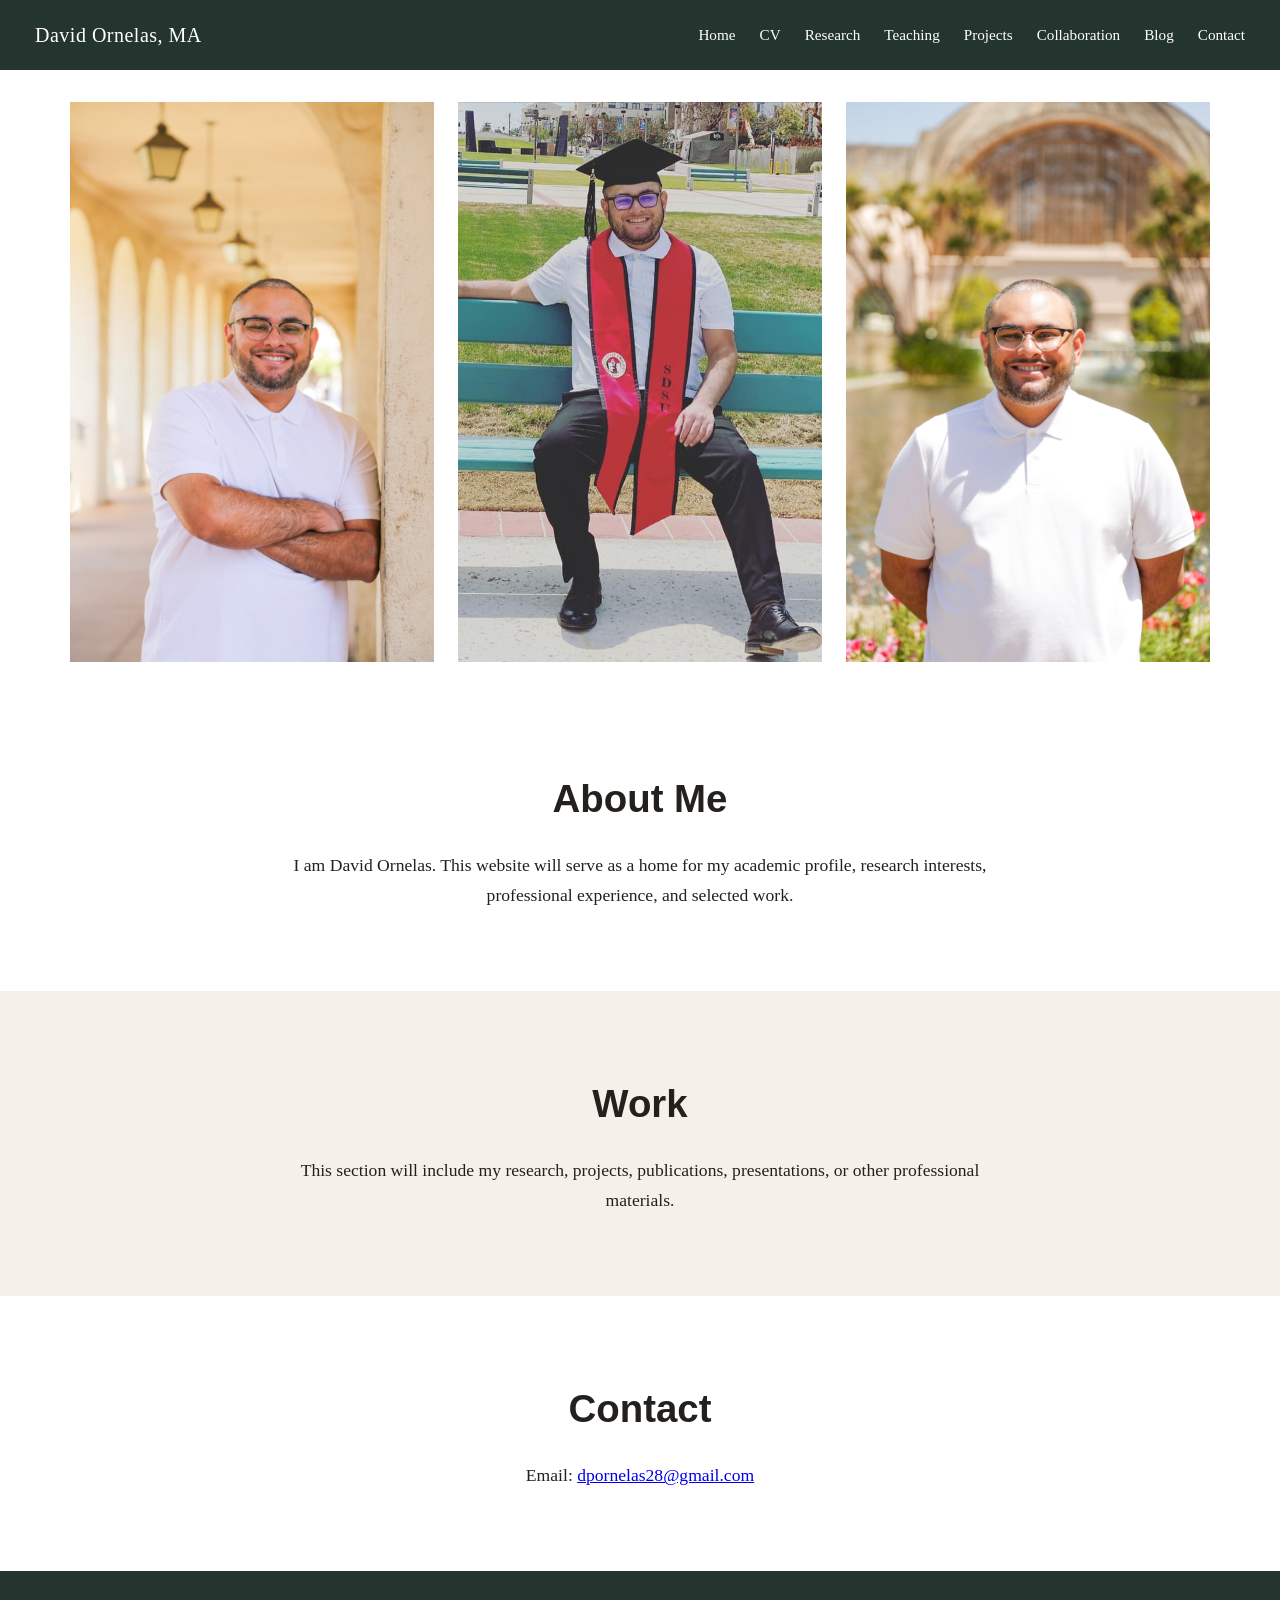
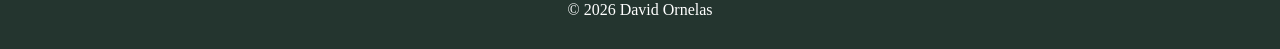
<file: index.html>
<!DOCTYPE html>
<html lang="en">
<head>
  <meta charset="UTF-8" />
  <meta name="viewport" content="width=device-width, initial-scale=1.0" />
  <title>David Ornelas</title>
  <link rel="stylesheet" href="style.css?v=18" />
</head>
<body>

  <header class="navbar">
    <div class="name">David Ornelas, MA</div>

    <nav>
      <a href="index.html">Home</a>
      <a href="cv.html">CV</a>
      <a href="index.html#research">Research</a>

      <div class="dropdown">
        <a href="teaching.html" class="dropbtn">Teaching</a>
        <div class="dropdown-content">
          <a href="teaching.html#teaching-philosophy">Teaching Philosophy</a>
          <a href="teaching.html#past-teaching">Past Teaching</a>
        </div>
      </div>

      <a href="index.html#projects">Projects</a>
      <a href="index.html#collaboration">Collaboration</a>
      <a href="index.html#blog">Blog</a>
      <a href="contact.html">Contact</a>
    </nav>
  </header>

  <section class="photo-strip">
    <img src="26-IMG_0224.jpg" alt="Photo of David Ornelas">
    <img src="2nd%20pic.jpg" alt="Second photo">
    <img src="3rd%20pic.jpg" alt="Third photo">
  </section>

  <section id="about" class="section">
    <h2>About Me</h2>
    <p>
      I am David Ornelas. This website will serve as a home for my academic
      profile, research interests, professional experience, and selected work.
    </p>
  </section>

  <section id="work" class="section light">
    <h2>Work</h2>
    <p>
      This section will include my research, projects, publications,
      presentations, or other professional materials.
    </p>
  </section>

  <section id="contact" class="section">
    <h2>Contact</h2>
    <p>
      Email: <a href="mailto:dpornelas28@gmail.com">dpornelas28@gmail.com</a>
    </p>
  </section>

  <footer>
    <p>© 2026 David Ornelas</p>
  </footer>

</body>
</html>
</file>
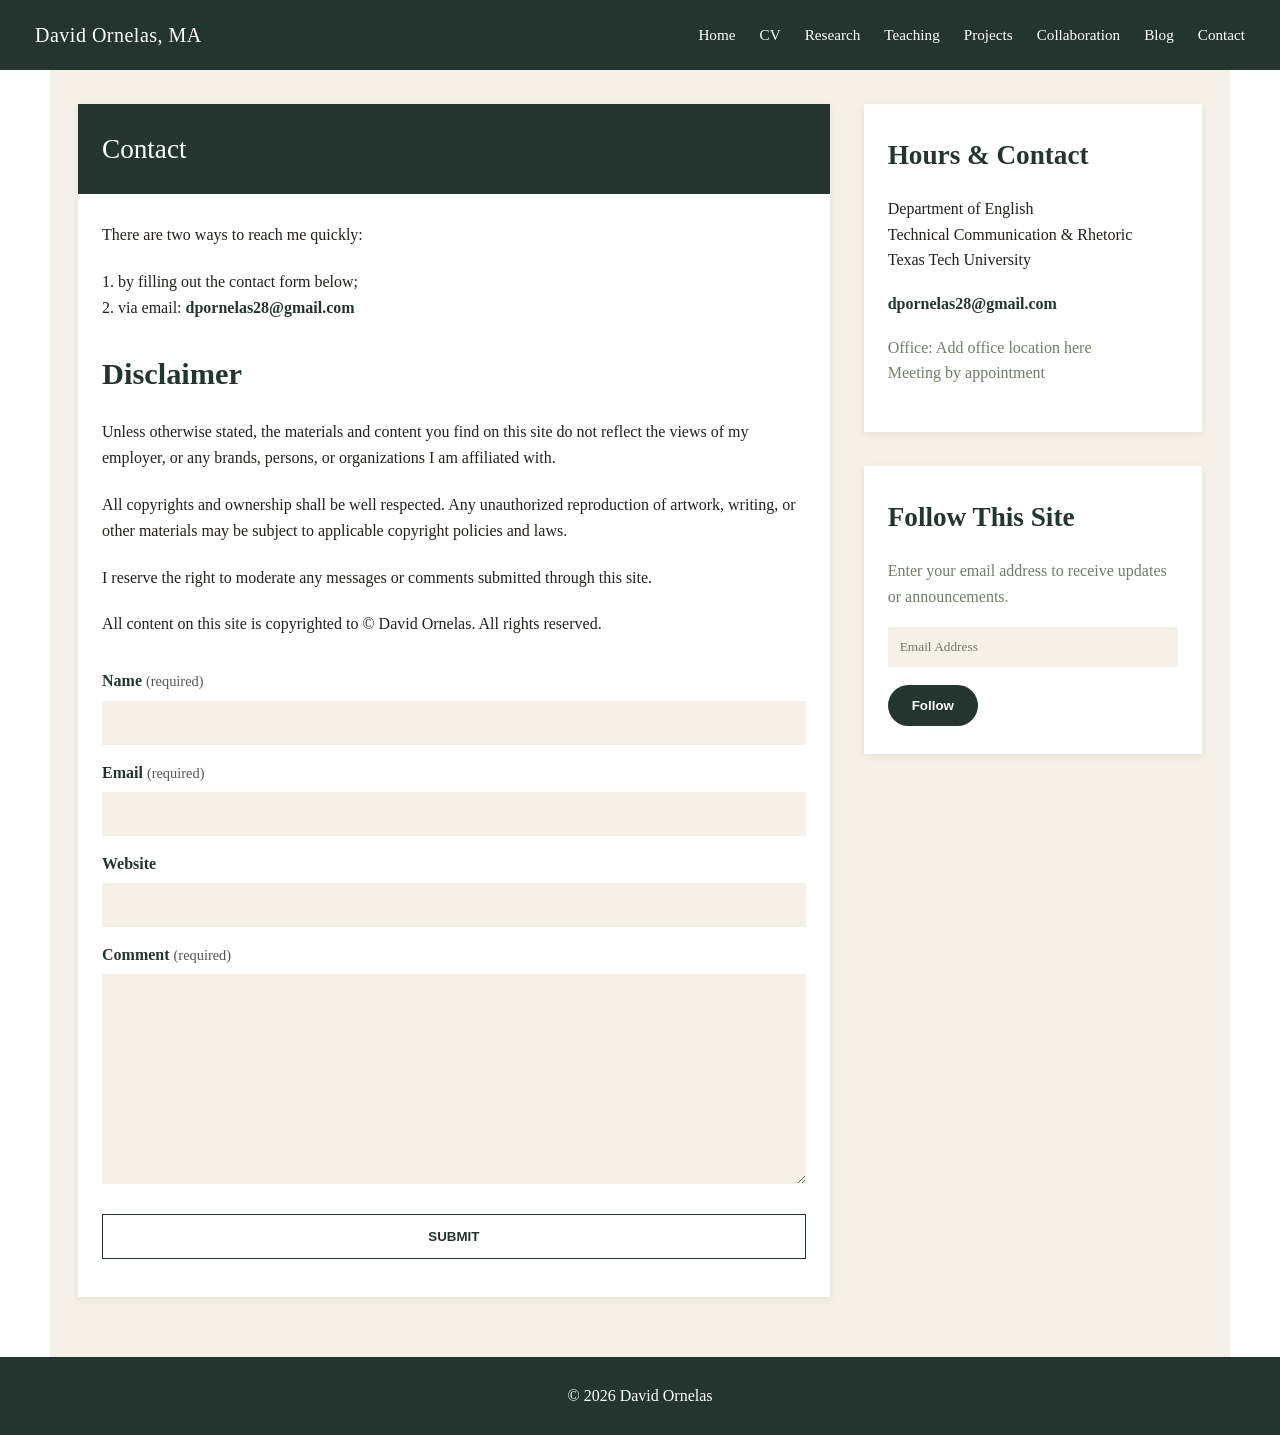
<file: contact.html>
<!DOCTYPE html>
<html lang="en">
<head>
  <meta charset="UTF-8" />
  <meta name="viewport" content="width=device-width, initial-scale=1.0" />
  <title>Contact | David Ornelas</title>
  <link rel="stylesheet" href="style.css?v=23" />
</head>
<body>

  <header class="navbar">
    <div class="name">David Ornelas, MA</div>

    <nav>
      <a href="index.html">Home</a>
      <a href="cv.html">CV</a>
      <a href="index.html#research">Research</a>

      <div class="dropdown">
        <a href="teaching.html" class="dropbtn">Teaching</a>
        <div class="dropdown-content">
          <a href="teaching-philosophy.html">Teaching Philosophy</a>
          <a href="past-teaching.html">Past Teaching</a>
        </div>
      </div>

      <a href="index.html#projects">Projects</a>
      <a href="index.html#collaboration">Collaboration</a>
      <a href="index.html#blog">Blog</a>
      <a href="contact.html">Contact</a>
    </nav>
  </header>

  <main class="contact-layout-page">

    <section class="contact-main-card">
      <div class="contact-page-heading">
        Contact
      </div>

      <div class="contact-main-content">
        <p>
          There are two ways to reach me quickly:
        </p>

        <p>
          1. by filling out the contact form below;<br>
          2. via email: <a href="mailto:dpornelas28@gmail.com">dpornelas28@gmail.com</a>
        </p>

        <h1>Disclaimer</h1>

        <p>
          Unless otherwise stated, the materials and content you find on this site
          do not reflect the views of my employer, or any brands, persons, or
          organizations I am affiliated with.
        </p>

        <p>
          All copyrights and ownership shall be well respected. Any unauthorized
          reproduction of artwork, writing, or other materials may be subject to
          applicable copyright policies and laws.
        </p>

        <p>
          I reserve the right to moderate any messages or comments submitted through
          this site.
        </p>

        <p>
          All content on this site is copyrighted to © David Ornelas. All rights reserved.
        </p>

        <form class="contact-form" action="https://formspree.io/f/YOUR_FORM_ID" method="POST">
          <label for="name">Name <span>(required)</span></label>
          <input type="text" id="name" name="name" required>

          <label for="email">Email <span>(required)</span></label>
          <input type="email" id="email" name="email" required>

          <label for="website">Website</label>
          <input type="url" id="website" name="website">

          <label for="message">Comment <span>(required)</span></label>
          <textarea id="message" name="message" required></textarea>

          <button type="submit">Submit</button>
        </form>
      </div>
    </section>

    <aside class="contact-sidebar">

      <div class="contact-side-card">
        <h2>Hours & Contact</h2>

        <p>
          Department of English<br>
          Technical Communication & Rhetoric<br>
          Texas Tech University
        </p>

        <p>
          <a href="mailto:dpornelas28@gmail.com">dpornelas28@gmail.com</a>
        </p>

        <p class="muted">
          Office: Add office location here<br>
          Meeting by appointment
        </p>
      </div>

      <div class="contact-side-card">
        <h2>Follow This Site</h2>

        <p class="muted">
          Enter your email address to receive updates or announcements.
        </p>

        <form class="follow-form">
          <input type="email" placeholder="Email Address">
          <button type="button">Follow</button>
        </form>
      </div>

    </aside>

  </main>

  <footer>
    <p>© 2026 David Ornelas</p>
  </footer>

</body>
</html>
</file>
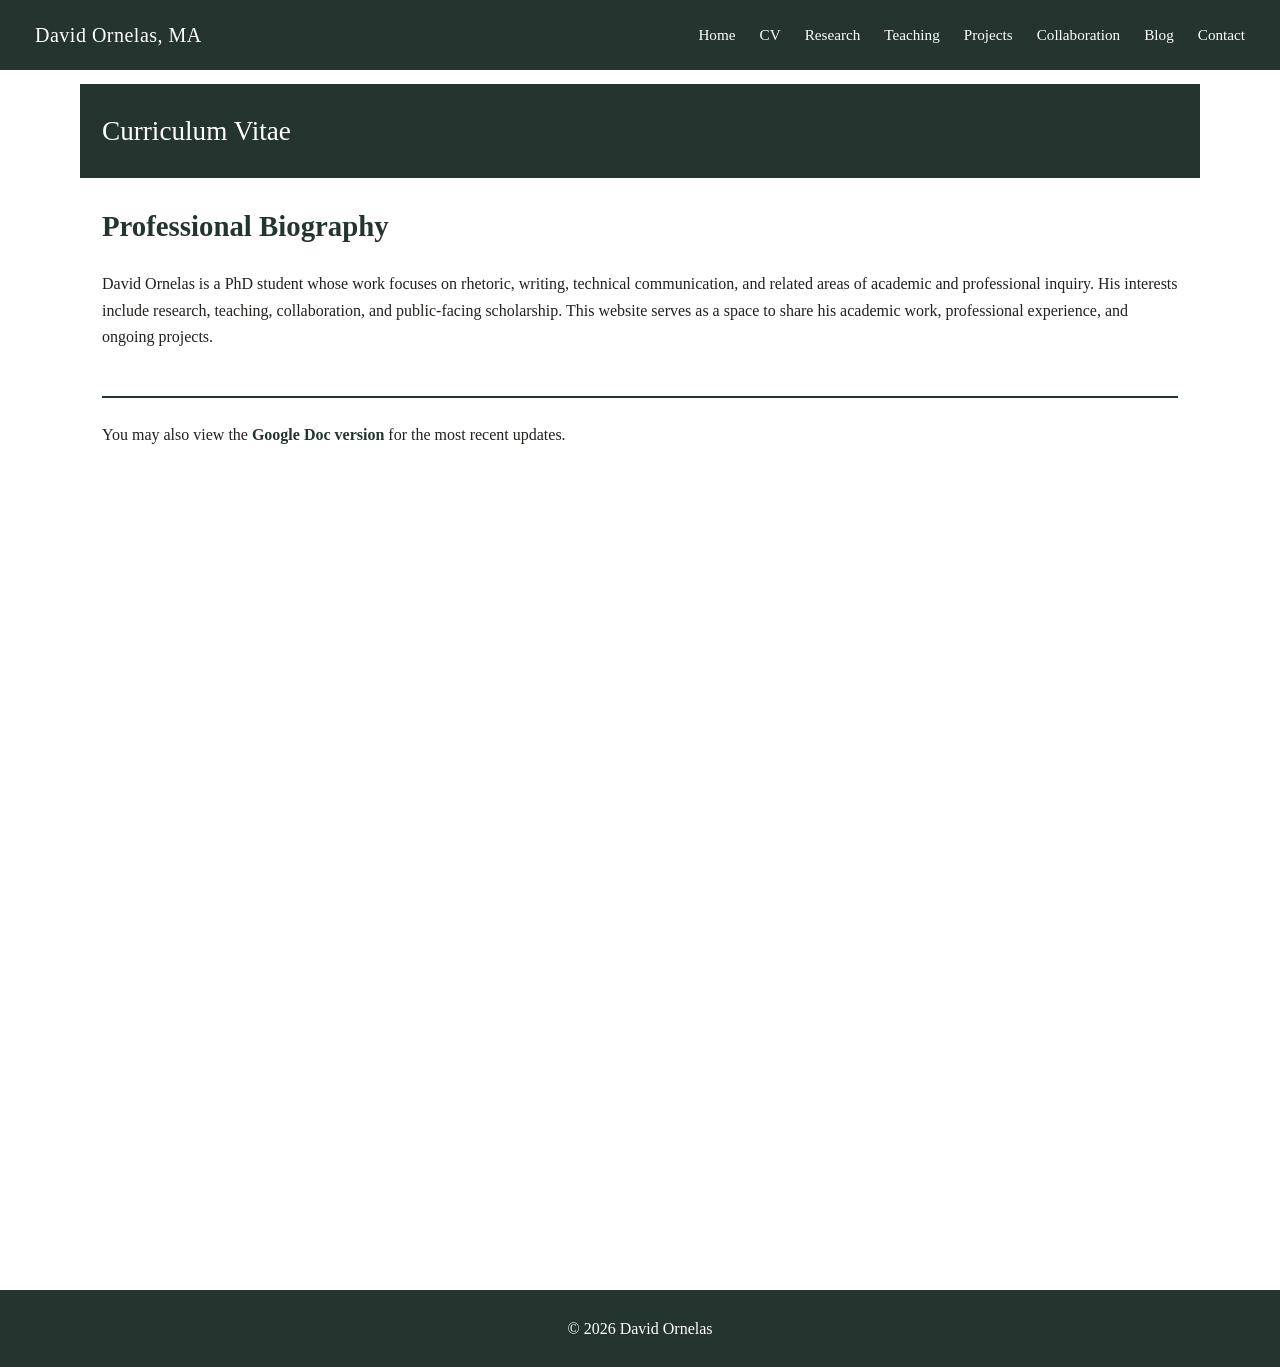
<file: cv.html>
<!DOCTYPE html>
<html lang="en">
<head>
  <meta charset="UTF-8" />
  <meta name="viewport" content="width=device-width, initial-scale=1.0" />
  <title>CV | David Ornelas</title>
  <link rel="stylesheet" href="style.css?v=13" />
</head>
<body>

  <header class="navbar">
    <div class="name">David Ornelas, MA</div>

    <nav>
      <a href="index.html">Home</a>
      <a href="cv.html">CV</a>
      <a href="index.html#research">Research</a>

      <div class="dropdown">
        <a href="teaching.html" class="dropbtn">Teaching</a>
        <div class="dropdown-content">
          <a href="teaching.html#teaching-philosophy">Teaching Philosophy</a>
          <a href="teaching.html#past-teaching">Past Teaching</a>
        </div>
      </div>

      <a href="index.html#projects">Projects</a>
      <a href="index.html#collaboration">Collaboration</a>
      <a href="index.html#blog">Blog</a>
      <a href="contact.html">Contact</a>
    </nav>
  </header>

  <main class="cv-site-page">
    <div class="cv-content-card">

      <div class="cv-page-title">
        Curriculum Vitae
      </div>

      <section class="cv-section-block">
        <h1>Professional Biography</h1>

        <p>
          David Ornelas is a PhD student whose work focuses on rhetoric, writing,
          technical communication, and related areas of academic and professional
          inquiry. His interests include research, teaching, collaboration, and
          public-facing scholarship. This website serves as a space to share his
          academic work, professional experience, and ongoing projects.
        </p>
      </section>

      <hr class="cv-divider">

      <section class="cv-section-block">
        <p>
          You may also view the
          <a href="https://docs.google.com/document/d/1yN18aRnPQbuVPLIYEdXNDt6P09vS_sbQztLNaCmT2xM/edit?tab=t.0" target="_blank">Google Doc version</a>
          for the most recent updates.
        </p>

        <div class="cv-embed-box">
          <iframe src="cv.pdf"></iframe>
        </div>
      </section>

    </div>
  </main>

  <footer>
    <p>© 2026 David Ornelas</p>
  </footer>

</body>
</html>
</file>
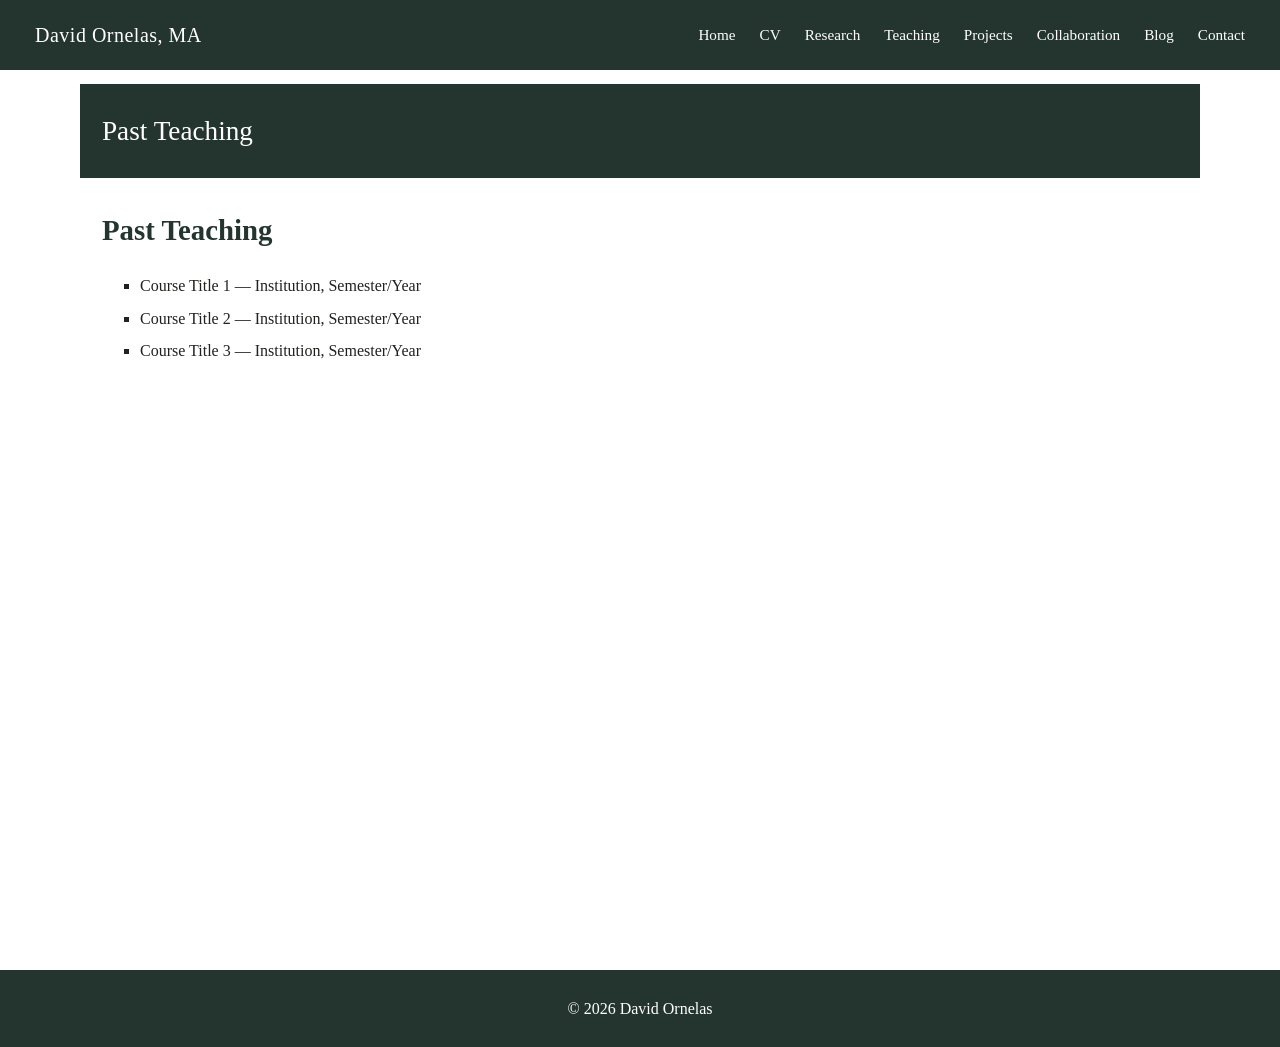
<file: past-teaching.html>
<!DOCTYPE html>
<html lang="en">
<head>
  <meta charset="UTF-8" />
  <meta name="viewport" content="width=device-width, initial-scale=1.0" />
  <title>Past Teaching | David Ornelas</title>
  <link rel="stylesheet" href="style.css?v=21" />
</head>
<body>

  <header class="navbar">
    <div class="name">David Ornelas, MA</div>

    <nav>
      <a href="index.html">Home</a>
      <a href="cv.html">CV</a>
      <a href="index.html#research">Research</a>

      <div class="dropdown">
        <a href="teaching.html" class="dropbtn">Teaching</a>
        <div class="dropdown-content">
          <a href="teaching-philosophy.html">Teaching Philosophy</a>
          <a href="past-teaching.html">Past Teaching</a>
        </div>
      </div>

      <a href="index.html#projects">Projects</a>
      <a href="index.html#collaboration">Collaboration</a>
      <a href="index.html#blog">Blog</a>
      <a href="index.html#contact">Contact</a>
    </nav>
  </header>

  <main class="teaching-page">
    <div class="teaching-content-card">

      <div class="teaching-page-title">
        Past Teaching
      </div>

      <section class="teaching-section-block">
        <h1>Past Teaching</h1>

        <ul class="teaching-list">
          <li>Course Title 1 — Institution, Semester/Year</li>
          <li>Course Title 2 — Institution, Semester/Year</li>
          <li>Course Title 3 — Institution, Semester/Year</li>
        </ul>
      </section>

    </div>
  </main>

  <footer>
    <p>© 2026 David Ornelas</p>
  </footer>

</body>
</html>
</file>
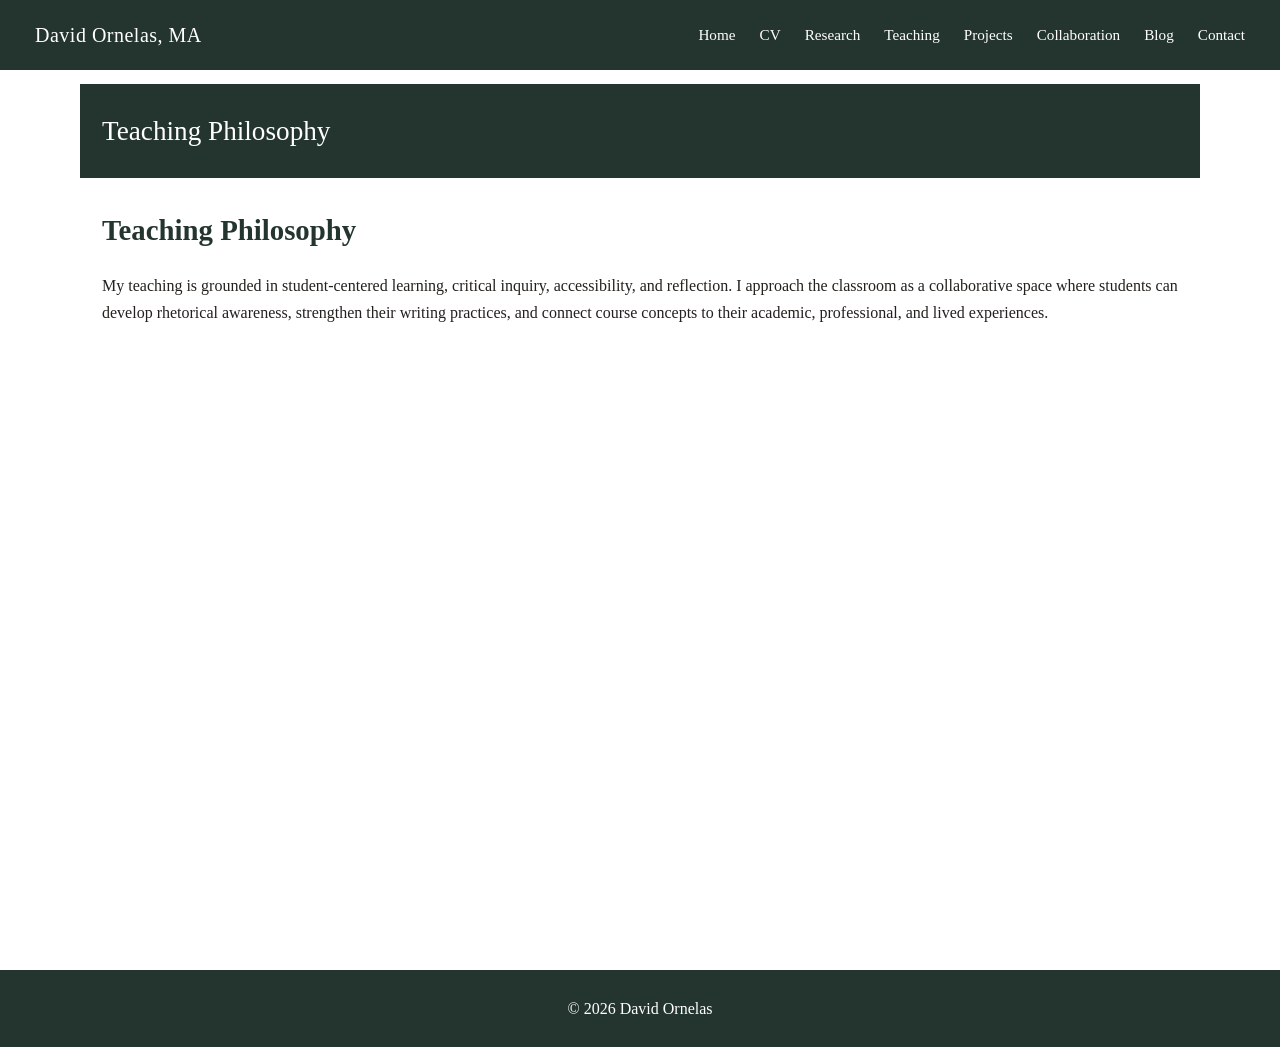
<file: teaching-philosophy.html>
<!DOCTYPE html>
<html lang="en">
<head>
  <meta charset="UTF-8" />
  <meta name="viewport" content="width=device-width, initial-scale=1.0" />
  <title>Teaching Philosophy | David Ornelas</title>
  <link rel="stylesheet" href="style.css?v=21" />
</head>
<body>

  <header class="navbar">
    <div class="name">David Ornelas, MA</div>

    <nav>
      <a href="index.html">Home</a>
      <a href="cv.html">CV</a>
      <a href="index.html#research">Research</a>

      <div class="dropdown">
        <a href="teaching.html" class="dropbtn">Teaching</a>
        <div class="dropdown-content">
          <a href="teaching-philosophy.html">Teaching Philosophy</a>
          <a href="past-teaching.html">Past Teaching</a>
        </div>
      </div>

      <a href="index.html#projects">Projects</a>
      <a href="index.html#collaboration">Collaboration</a>
      <a href="index.html#blog">Blog</a>
      <a href="index.html#contact">Contact</a>
    </nav>
  </header>

  <main class="teaching-page">
    <div class="teaching-content-card">

      <div class="teaching-page-title">
        Teaching Philosophy
      </div>

      <section class="teaching-section-block">
        <h1>Teaching Philosophy</h1>

        <p>
          My teaching is grounded in student-centered learning, critical inquiry,
          accessibility, and reflection. I approach the classroom as a collaborative
          space where students can develop rhetorical awareness, strengthen their
          writing practices, and connect course concepts to their academic,
          professional, and lived experiences.
        </p>
      </section>

    </div>
  </main>

  <footer>
    <p>© 2026 David Ornelas</p>
  </footer>

</body>
</html>
</file>
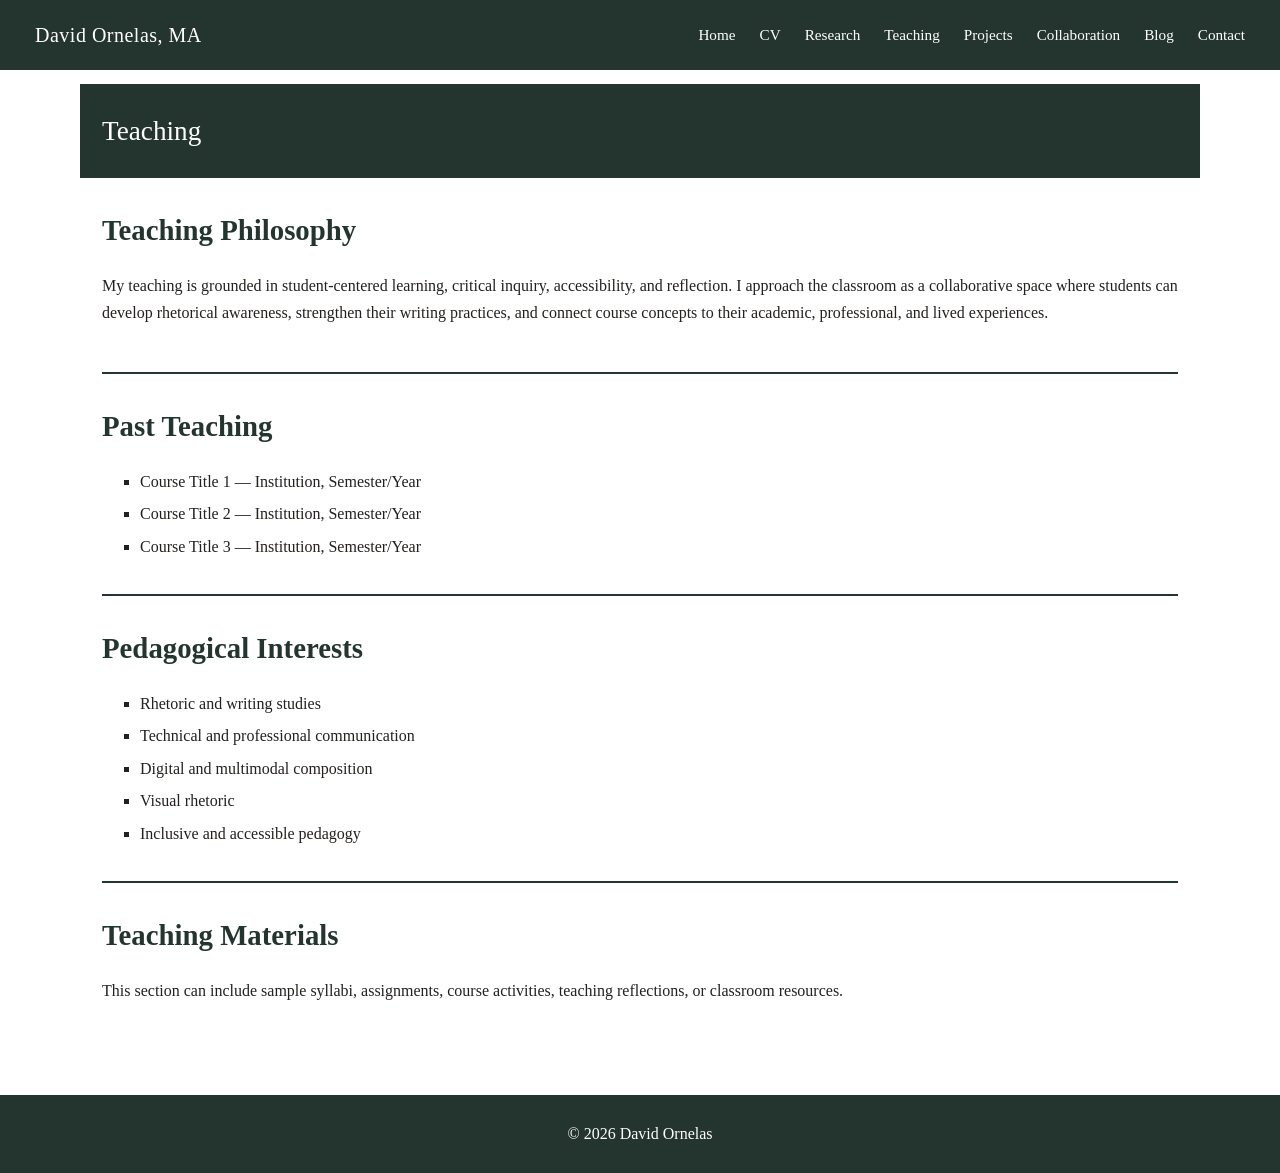
<file: teaching.html>
<!DOCTYPE html>
<html lang="en">
<head>
  <meta charset="UTF-8" />
  <meta name="viewport" content="width=device-width, initial-scale=1.0" />
  <title>Teaching | David Ornelas</title>
  <link rel="stylesheet" href="style.css?v=20" />
</head>
<body>

  <header class="navbar">
    <div class="name">David Ornelas, MA</div>

    <nav>
      <a href="index.html">Home</a>
      <a href="cv.html">CV</a>
      <a href="index.html#research">Research</a>
      <div class="dropdown">
        <a href="teaching.html" class="dropbtn">Teaching</a>
        <div class="dropdown-content">
          <a href="teaching-philosophy.html">Teaching Philosophy</a>
          <a href="past-teaching.html">Past Teaching</a>
        </div>
      </div>
      
      <a href="index.html#projects">Projects</a>
      <a href="index.html#collaboration">Collaboration</a>
      <a href="index.html#blog">Blog</a>
      <a href="contact.html">Contact</a>
    </nav>
  </header>

  <main class="teaching-page">
    <div class="teaching-content-card">

      <div class="teaching-page-title">
        Teaching
      </div>

      <section id="teaching-philosophy" class="teaching-section-block">
        <h1>Teaching Philosophy</h1>

        <p>
          My teaching is grounded in student-centered learning, critical inquiry,
          accessibility, and reflection. I approach the classroom as a collaborative
          space where students can develop rhetorical awareness, strengthen their
          writing practices, and connect course concepts to their academic,
          professional, and lived experiences.
        </p>
      </section>

      <hr class="teaching-divider">

      <section id="past-teaching" class="teaching-section-block">
        <h1>Past Teaching</h1>

        <ul class="teaching-list">
          <li>Course Title 1 — Institution, Semester/Year</li>
          <li>Course Title 2 — Institution, Semester/Year</li>
          <li>Course Title 3 — Institution, Semester/Year</li>
        </ul>
      </section>

      <hr class="teaching-divider">

      <section class="teaching-section-block">
        <h1>Pedagogical Interests</h1>

        <ul class="teaching-list">
          <li>Rhetoric and writing studies</li>
          <li>Technical and professional communication</li>
          <li>Digital and multimodal composition</li>
          <li>Visual rhetoric</li>
          <li>Inclusive and accessible pedagogy</li>
        </ul>
      </section>

      <hr class="teaching-divider">

      <section class="teaching-section-block">
        <h1>Teaching Materials</h1>

        <p>
          This section can include sample syllabi, assignments, course activities,
          teaching reflections, or classroom resources.
        </p>
      </section>

    </div>
  </main>

  <footer>
    <p>© 2026 David Ornelas</p>
  </footer>

</body>
</html>
</file>
<file: style.css>
* {
  margin: 0;
  padding: 0;
  box-sizing: border-box;
}

body {
  font-family: Georgia, "Times New Roman", serif;
  color: #24201d;
  background: #ffffff;
  line-height: 1.7;
}

.navbar {
  background: #24352f;
  color: white;
  height: 70px;
  display: flex;
  align-items: center;
  justify-content: space-between;
  padding: 0 55px;
}

.name {
  font-size: 1.4rem;
  letter-spacing: 1px;
}

nav a {
  color: white;
  text-decoration: none;
  margin-left: 35px;
  font-size: 1rem;
}

.hero {
  display: grid;
  grid-template-columns: 45% 55%;
  min-height: 620px;
  background: #f6f1e8;
}

.photo-box {
  display: flex;
  align-items: center;
  justify-content: center;
  padding: 60px;
}

.photo-box img {
  width: 100%;
  max-width: 420px;
  height: 520px;
  object-fit: cover;
  object-position: center;
  box-shadow: 0 15px 40px rgba(0,0,0,0.18);
}

.intro {
  display: flex;
  flex-direction: column;
  justify-content: center;
  padding: 70px;
}

.intro h1 {
  font-family: Arial, Helvetica, sans-serif;
  font-size: 4rem;
  line-height: 1.1;
  margin-bottom: 10px;
}

.intro h2 {
  font-size: 1.7rem;
  font-weight: normal;
  margin-bottom: 25px;
  color: #6f7f68;
}

.intro p {
  max-width: 560px;
  font-size: 1.1rem;
  margin-bottom: 30px;
}

.button {
  display: inline-block;
  width: fit-content;
  padding: 12px 28px;
  border: 1px solid #6f7f68;
  color: #6f7f68;
  text-decoration: none;
  background: transparent;
}

.button:hover {
  background: #6f7f68;
  color: white;
}

.section {
  padding: 80px 15%;
  text-align: center;
}

.section h2 {
  font-family: Arial, Helvetica, sans-serif;
  font-size: 2.4rem;
  margin-bottom: 20px;
}

.section p {
  max-width: 750px;
  margin: 0 auto;
  font-size: 1.1rem;
}

.light {
  background: #f6f1e8;
}

footer {
  background: #24352f;
  color: white;
  text-align: center;
  padding: 25px;
}

@media (max-width: 850px) {
  .navbar {
    height: auto;
    flex-direction: column;
    padding: 20px;
    gap: 12px;
  }

  nav a {
    margin: 0 10px;
  }

  .hero {
    grid-template-columns: 1fr;
  }

  .photo-box {
    padding: 40px 25px 10px;
  }

  .photo-box img {
    height: 430px;
  }

  .intro {
    padding: 40px 30px 70px;
    text-align: center;
    align-items: center;
  }

  .intro h1 {
    font-size: 2.8rem;
  }
}

/* Updated color palette */
.navbar,
footer {
  background: #24352f;
}

body {
  color: #24201d;
  background: #ffffff;
}

.hero,
.light {
  background: #f6f1e8;
}

.intro h2 {
  color: #6f7f68;
}

.button {
  border-color: #6f7f68;
  color: #6f7f68;
}

.button:hover {
  background: #6f7f68;
  color: white;
}

.cv-page {
  background: #f6f1e8;
  min-height: 100vh;
  padding: 80px 15%;
}

.cv-page h1 {
  font-family: Arial, Helvetica, sans-serif;
  font-size: 3rem;
  text-align: center;
  margin-bottom: 50px;
  color: #24201d;
}

.cv-block {
  max-width: 850px;
  margin: 0 auto 45px;
  text-align: left;
}

.cv-block h2 {
  font-family: Arial, Helvetica, sans-serif;
  font-size: 1.6rem;
  margin-bottom: 12px;
  color: #24352f;
}

.cv-block p {
  font-size: 1.1rem;
}

.course-list {
  margin-left: 25px;
  line-height: 1.9;
  font-size: 1.05rem;
}

/* CV page layout */

.cv-site-page {
  background: #e6e6e6;
  padding: 14px 0 45px;
  min-height: 100vh;
}

.cv-content-card {
  background: #ffffff;
  max-width: 1120px;
  margin: 0 auto;
  color: #333333;
  font-family: Arial, Helvetica, sans-serif;
}

.cv-page-title {
  background: #f7f7f7;
  color: #5a5a5a;
  font-size: 1.7rem;
  padding: 24px 22px;
  font-family: Georgia, "Times New Roman", serif;
}

.cv-section-block {
  padding: 24px 22px;
  text-align: left;
}

.cv-section-block h1 {
  font-family: Georgia, "Times New Roman", serif;
  font-size: 1.8rem;
  color: #444444;
  margin-bottom: 20px;
}

.cv-section-block h2 {
  font-size: 1rem;
  color: #333333;
  margin: 24px 0 16px;
  font-weight: bold;
}

.cv-section-block p {
  font-size: 1rem;
  line-height: 1.65;
  margin-bottom: 22px;
}

.cv-section-block a {
  color: red;
  text-decoration: none;
}

.cv-section-block a:hover {
  text-decoration: underline;
}

.orcid-line {
  margin-top: 24px;
}

.cv-divider {
  border: none;
  border-top: 2px solid #777777;
  margin: 0 22px;
}

.cv-embed-box {
  width: 100%;
  height: 610px;
  background: #222222;
  margin-top: 20px;
  overflow: hidden;
}

.cv-embed-box iframe {
  width: 100%;
  height: 100%;
  border: none;
  background: white;
}

.course-heading {
  margin-top: 26px;
  margin-bottom: 18px;
}

.cv-course-list {
  list-style-type: square;
  margin-left: 22px;
  margin-bottom: 28px;
  padding-left: 14px;
}

.cv-course-list li {
  font-size: 1rem;
  line-height: 1.55;
  margin-bottom: 4px;
}

/* Mobile CV page */

@media (max-width: 850px) {
  .cv-site-page {
    padding: 0;
  }

  .cv-content-card {
    width: 100%;
  }

  .cv-page-title {
    font-size: 1.5rem;
  }

  .cv-section-block {
    padding: 22px 18px;
  }

  .cv-embed-box {
    height: 480px;
  }
}

/* Make CV page font match navigation style */

.cv-site-page,
.cv-content-card,
.cv-page-title,
.cv-section-block,
.cv-section-block h1,
.cv-section-block h2,
.cv-section-block p,
.cv-course-list,
.cv-course-list li {
  font-family: Georgia, "Times New Roman", serif;
}

/* Zoom out embedded CV */

.cv-embed-box {
  height: 750px;
  overflow: hidden;
  background: #ffffff;
}

.cv-embed-box iframe {
  width: 125%;
  height: 125%;
  transform: scale(0.8);
  transform-origin: top left;
  border: none;
}

/* Final CV color override: match green and white navigation */

.cv-site-page {
  background: #ffffff !important;
}

.cv-content-card {
  background: #ffffff !important;
  color: #24201d !important;
}

.cv-page-title {
  background: #24352f !important;
  color: #ffffff !important;
}

.cv-section-block {
  background: #ffffff !important;
}

.cv-section-block h1,
.cv-section-block h2 {
  color: #24352f !important;
}

.cv-section-block p,
.cv-course-list li {
  color: #24201d !important;
}

.cv-divider {
  border-top: 2px solid #24352f !important;
}

.cv-section-block a {
  color: #24352f !important;
  font-weight: bold;
  text-decoration: none;
}

.cv-section-block a:hover {
  color: #6f7f68 !important;
  text-decoration: underline;
}

.cv-embed-box {
  background: #ffffff !important;
}

/* Shorten navigation bar spacing */

.navbar {
  padding: 0 35px;
}

.name {
  font-size: 1.25rem;
  letter-spacing: 0.5px;
}

nav a {
  margin-left: 24px;
  font-size: 0.95rem;
}

/* Three-image photo strip on homepage */

.photo-strip {
  display: grid;
  grid-template-columns: repeat(3, 1fr);
  gap: 28px;
  padding: 32px 30px 24px;
  background: #ffffff;
}

.photo-strip img {
  width: 100%;
  height: 455px;
  object-fit: contain;
  object-position: center;
  display: block;
  background: #ffffff;
}

@media (max-width: 850px) {
  .photo-strip {
    grid-template-columns: 1fr;
    padding: 20px;
  }

  .photo-strip img {
    height: 360px;
  }
}

/* Final photo strip fix: show full images */

.photo-strip {
  display: grid;
  grid-template-columns: repeat(3, 1fr);
  gap: 28px;
  padding: 32px 30px 24px;
  background: #ffffff;
  align-items: start;
}

.photo-strip img {
  width: 100% !important;
  height: auto !important;
  object-fit: unset !important;
  object-position: center !important;
  display: block;
}

/* Make homepage photo strip the same height */

.photo-strip {
  display: grid;
  grid-template-columns: repeat(3, 1fr);
  gap: 28px;
  padding: 32px 30px 24px;
  background: #ffffff;
  align-items: stretch;
}

.photo-strip img {
  width: 100% !important;
  height: 580px !important;
  object-fit: contain !important;
  object-position: center !important;
  background: #ffffff;
  display: block;
}

/* Make homepage photo strip closer together */

.photo-strip {
  max-width: 1180px;
  margin: 0 auto;
  display: grid;
  grid-template-columns: repeat(3, 1fr);
  gap: 24px;
  padding: 32px 20px 24px;
  background: #ffffff;
}

.photo-strip img {
  width: 100% !important;
  height: 560px !important;
  object-fit: cover !important;
  object-position: center !important;
  display: block;
}

/* Teaching page */

.teaching-page {
  background: #ffffff;
  padding: 14px 0 45px;
  min-height: 100vh;
}

.teaching-content-card {
  background: #ffffff;
  max-width: 1120px;
  margin: 0 auto;
  color: #24201d;
  font-family: Georgia, "Times New Roman", serif;
}

.teaching-page-title {
  background: #24352f;
  color: #ffffff;
  font-size: 1.7rem;
  padding: 24px 22px;
  font-family: Georgia, "Times New Roman", serif;
}

.teaching-section-block {
  padding: 28px 22px;
  text-align: left;
}

.teaching-section-block h1 {
  font-size: 1.8rem;
  color: #24352f;
  margin-bottom: 18px;
}

.teaching-section-block p {
  font-size: 1rem;
  line-height: 1.65;
  margin-bottom: 18px;
}

.teaching-divider {
  border: none;
  border-top: 2px solid #24352f;
  margin: 0 22px;
}

.teaching-list {
  list-style-type: square;
  margin-left: 24px;
  padding-left: 14px;
}

.teaching-list li {
  font-size: 1rem;
  line-height: 1.65;
  margin-bottom: 6px;
}

@media (max-width: 850px) {
  .teaching-content-card {
    width: 100%;
  }

  .teaching-page-title {
    font-size: 1.5rem;
  }

  .teaching-section-block {
    padding: 24px 18px;
  }
}

/* Teaching dropdown menu */

nav {
  display: flex;
  align-items: center;
}

.dropdown {
  position: relative;
  display: inline-block;
}

.dropdown .dropbtn {
  color: white;
  text-decoration: none;
  margin-left: 24px;
  font-size: 0.95rem;
}

.dropdown-content {
  display: none;
  position: absolute;
  top: 100%;
  left: 18px;
  background: #ffffff;
  min-width: 210px;
  box-shadow: 0 8px 18px rgba(0, 0, 0, 0.15);
  z-index: 1000;
}

.dropdown-content a {
  display: block;
  color: #24352f;
  padding: 12px 16px;
  text-decoration: none;
  margin-left: 0;
  font-size: 0.95rem;
  white-space: nowrap;
}

.dropdown-content a:hover {
  background: #f6f1e8;
  color: #24352f;
}

.dropdown:hover .dropdown-content,
.dropdown:focus-within .dropdown-content {
  display: block;
}

/* Contact page */

.contact-page {
  background: #ffffff;
  padding: 14px 0 45px;
  min-height: 100vh;
}

.contact-content-card {
  background: #ffffff;
  max-width: 1120px;
  margin: 0 auto;
  color: #24201d;
  font-family: Georgia, "Times New Roman", serif;
}

.contact-page-title {
  background: #24352f;
  color: #ffffff;
  font-size: 1.7rem;
  padding: 24px 22px;
  font-family: Georgia, "Times New Roman", serif;
}

.contact-section-block {
  padding: 32px 22px;
  text-align: left;
}

.contact-section-block h1 {
  font-size: 1.9rem;
  color: #24352f;
  margin-bottom: 18px;
}

.contact-section-block p {
  font-size: 1rem;
  line-height: 1.65;
  margin-bottom: 24px;
}

.contact-card {
  border-top: 2px solid #24352f;
  padding-top: 22px;
  margin-top: 28px;
}

.contact-card h2 {
  font-size: 1.3rem;
  color: #24352f;
  margin-bottom: 10px;
}

.contact-card a {
  color: #24352f;
  font-weight: bold;
  text-decoration: none;
}

.contact-card a:hover {
  color: #6f7f68;
  text-decoration: underline;
}

.contact-list {
  list-style-type: square;
  margin-left: 24px;
  padding-left: 14px;
}

.contact-list li {
  font-size: 1rem;
  line-height: 1.7;
}

@media (max-width: 850px) {
  .contact-content-card {
    width: 100%;
  }

  .contact-page-title {
    font-size: 1.5rem;
  }

  .contact-section-block {
    padding: 24px 18px;
  }
}

/* Contact page layout inspired by two-column academic site */

.contact-layout-page {
  background: #f6f1e8;
  display: grid;
  grid-template-columns: 2fr 0.9fr;
  gap: 34px;
  max-width: 1180px;
  margin: 0 auto;
  padding: 34px 28px 60px;
}

.contact-main-card,
.contact-side-card {
  background: #ffffff;
  box-shadow: 0 2px 8px rgba(0, 0, 0, 0.08);
}

.contact-page-heading {
  background: #24352f;
  color: #ffffff;
  font-size: 1.7rem;
  padding: 22px 24px;
  font-family: Georgia, "Times New Roman", serif;
}

.contact-main-content {
  padding: 28px 24px 38px;
}

.contact-main-content h1 {
  color: #24352f;
  font-size: 1.9rem;
  margin: 28px 0 18px;
}

.contact-main-content p {
  color: #24201d;
  font-size: 1rem;
  line-height: 1.65;
  margin-bottom: 20px;
}

.contact-main-content a,
.contact-side-card a {
  color: #24352f;
  font-weight: bold;
  text-decoration: none;
}

.contact-main-content a:hover,
.contact-side-card a:hover {
  color: #6f7f68;
  text-decoration: underline;
}

.contact-form {
  margin-top: 30px;
}

.contact-form label {
  display: block;
  color: #24352f;
  font-weight: bold;
  margin: 14px 0 6px;
}

.contact-form label span {
  font-weight: normal;
  font-size: 0.9rem;
  color: #555555;
}

.contact-form input,
.contact-form textarea {
  width: 100%;
  border: none;
  background: #f6f1e8;
  padding: 13px;
  font-family: Georgia, "Times New Roman", serif;
  font-size: 1rem;
}

.contact-form textarea {
  min-height: 210px;
  resize: vertical;
}

.contact-form button {
  margin-top: 22px;
  width: 100%;
  padding: 14px;
  border: 1px solid #24352f;
  background: #ffffff;
  color: #24352f;
  text-transform: uppercase;
  font-weight: bold;
  cursor: pointer;
}

.contact-form button:hover {
  background: #24352f;
  color: #ffffff;
}

.contact-sidebar {
  display: flex;
  flex-direction: column;
  gap: 34px;
}

.contact-side-card {
  padding: 28px 24px;
}

.contact-side-card h2 {
  color: #24352f;
  font-size: 1.7rem;
  margin-bottom: 18px;
}

.contact-side-card p {
  color: #24201d;
  font-size: 1rem;
  line-height: 1.6;
  margin-bottom: 18px;
}

.contact-side-card .muted {
  color: #6f7f68;
}

.follow-form input {
  width: 100%;
  border: none;
  background: #f6f1e8;
  padding: 12px;
  font-family: Georgia, "Times New Roman", serif;
  margin-bottom: 18px;
}

.follow-form button {
  background: #24352f;
  color: #ffffff;
  border: none;
  padding: 13px 24px;
  border-radius: 28px;
  font-weight: bold;
  cursor: pointer;
}

.follow-form button:hover {
  background: #6f7f68;
}

@media (max-width: 900px) {
  .contact-layout-page {
    grid-template-columns: 1fr;
    padding: 24px 18px 45px;
  }
}
</file>
